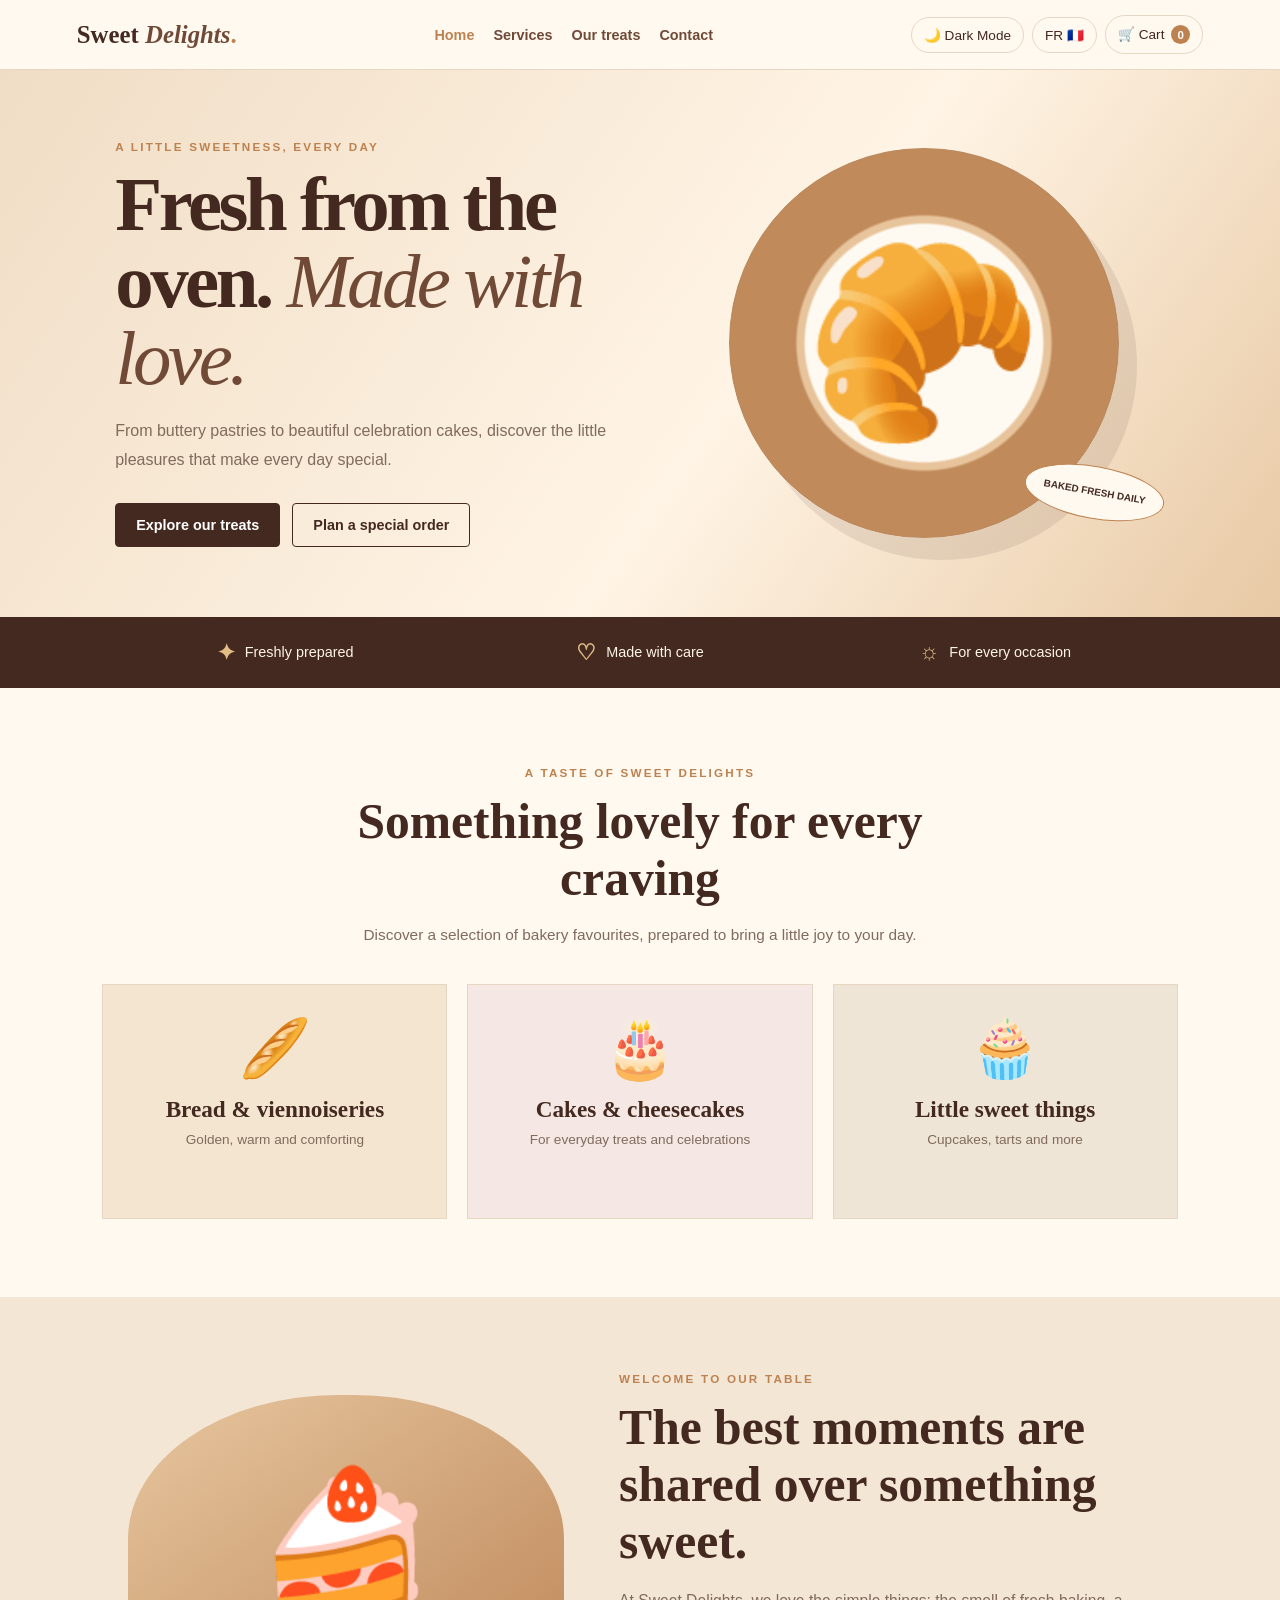
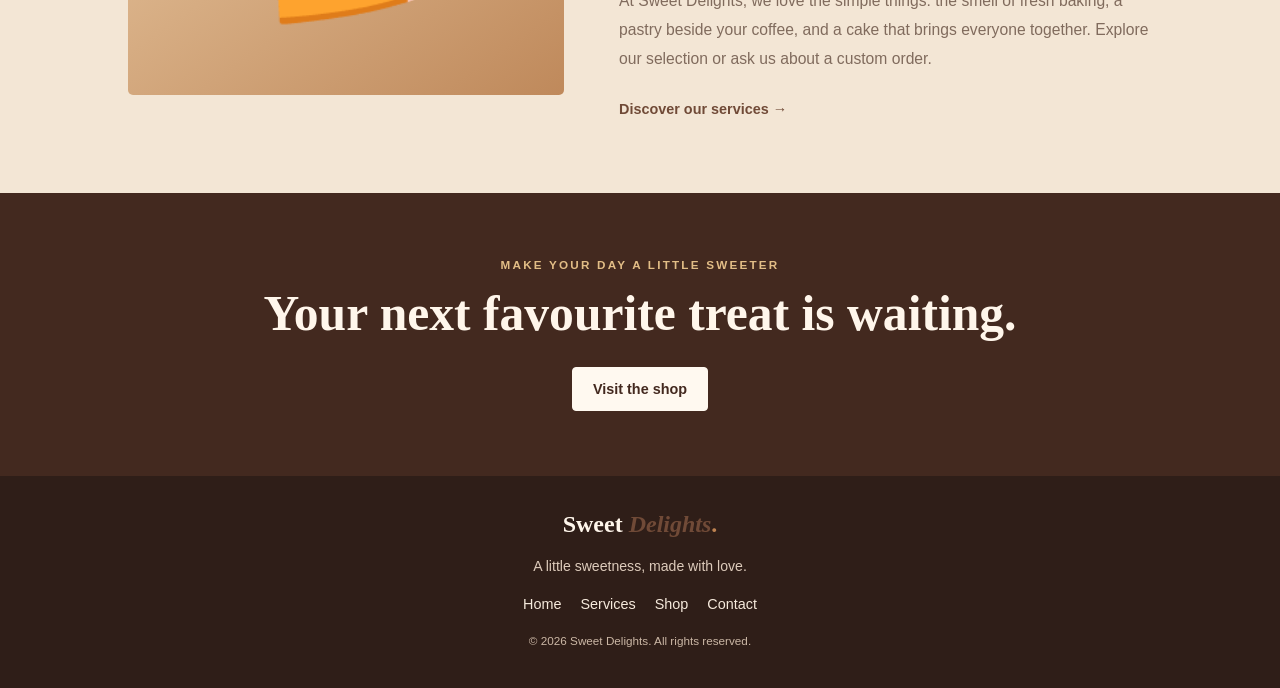
<file: html-css-javascript-website/index (1).html>
<!DOCTYPE html>
<html lang="en">
<head>
    <meta charset="UTF-8">
    <meta name="viewport" content="width=device-width, initial-scale=1.0">
    <meta name="description" content="Sweet Delights bakery: freshly prepared pastries, cakes and sweet treats.">
    <title>Sweet Delights | Bakery & Patisserie</title>
    <link rel="stylesheet" href="bakery.css">
</head>
<body>
<header class="site-header">
    <a class="brand" href="index.html">Sweet <span>Delights</span><b>.</b></a>
    <nav class="main-nav" aria-label="Main navigation">
        <a href="index.html" aria-current="page" data-en="Home" data-fr="Accueil">Home</a>
        <a href="service.html" data-en="Services" data-fr="Services">Services</a>
        <a href="sales.html" data-en="Our treats" data-fr="Nos douceurs">Our treats</a>
        <a href="contact.html" data-en="Contact" data-fr="Contact">Contact</a>
    </nav>
    <div class="header-tools">
        <button id="theme-toggle" class="tool-button" type="button" aria-label="Toggle dark mode">🌙</button>
        <button id="language-toggle" class="tool-button" type="button">FR 🇫🇷</button>
        <a class="cart-link" href="panier.html">🛒 <span data-en="Cart" data-fr="Panier">Cart</span> <b id="cart-count">0</b></a>
    </div>
</header>

<main>
    <section class="home-hero">
        <div class="hero-copy">
            <p class="eyebrow" data-en="A little sweetness, every day" data-fr="Un peu de douceur, chaque jour">A little sweetness, every day</p>
            <h1 data-en="Fresh from the oven. Made with love." data-fr="Tout juste sorti du four. Fait avec amour.">Fresh from the oven. <em>Made with love.</em></h1>
            <p data-en="From buttery pastries to beautiful celebration cakes, discover the little pleasures that make every day special."
               data-fr="Des viennoiseries pur beurre aux beaux gâteaux de fête, découvrez les petits plaisirs qui rendent chaque jour spécial.">
                From buttery pastries to beautiful celebration cakes, discover the little pleasures that make every day special.
            </p>
            <div class="hero-actions">
                <a class="button button-dark" href="sales.html" data-en="Explore our treats" data-fr="Découvrir nos douceurs">Explore our treats</a>
                <a class="button button-outline" href="service.html" data-en="Plan a special order" data-fr="Préparer une commande spéciale">Plan a special order</a>
            </div>
        </div>
        <div class="hero-visual" role="img" aria-label="Freshly baked croissants and pastries">
            <div class="hero-plate">🥐</div>
            <span class="hero-note" data-en="BAKED FRESH DAILY" data-fr="FRAÎCHEUR QUOTIDIENNE">BAKED FRESH DAILY</span>
        </div>
    </section>

    <section class="promise-row" aria-label="Our bakery promises">
        <div><strong>✦</strong><span data-en="Freshly prepared" data-fr="Préparé avec fraîcheur">Freshly prepared</span></div>
        <div><strong>♡</strong><span data-en="Made with care" data-fr="Fait avec soin">Made with care</span></div>
        <div><strong>☼</strong><span data-en="For every occasion" data-fr="Pour chaque occasion">For every occasion</span></div>
    </section>

    <section class="content-section">
        <div class="section-title">
            <p class="eyebrow" data-en="A taste of Sweet Delights" data-fr="Un avant-goût de Sweet Delights">A taste of Sweet Delights</p>
            <h2 data-en="Something lovely for every craving" data-fr="Une gourmandise pour chaque envie">Something lovely for every craving</h2>
            <p data-en="Discover a selection of bakery favourites, prepared to bring a little joy to your day."
               data-fr="Découvrez une sélection de nos incontournables, préparés pour apporter un peu de bonheur à votre journée.">
                Discover a selection of bakery favourites, prepared to bring a little joy to your day.
            </p>
        </div>
        <div class="category-grid">
            <a class="category-tile tile-bread" href="sales.html#catalogue"><span>🥖</span><h3 data-en="Bread & viennoiseries" data-fr="Pains et viennoiseries">Bread & viennoiseries</h3><small data-en="Golden, warm and comforting" data-fr="Dorés, chauds et réconfortants">Golden, warm and comforting</small></a>
            <a class="category-tile tile-cakes" href="sales.html#catalogue"><span>🎂</span><h3 data-en="Cakes & cheesecakes" data-fr="Gâteaux et cheesecakes">Cakes & cheesecakes</h3><small data-en="For everyday treats and celebrations" data-fr="Pour les petites et grandes occasions">For everyday treats and celebrations</small></a>
            <a class="category-tile tile-sweets" href="sales.html#catalogue"><span>🧁</span><h3 data-en="Little sweet things" data-fr="Petites douceurs">Little sweet things</h3><small data-en="Cupcakes, tarts and more" data-fr="Cupcakes, tartes et bien plus">Cupcakes, tarts and more</small></a>
        </div>
    </section>

    <section class="story-section">
        <div class="story-illustration" aria-hidden="true">🍰</div>
        <div class="story-copy">
            <p class="eyebrow" data-en="Welcome to our table" data-fr="Bienvenue à notre table">Welcome to our table</p>
            <h2 data-en="The best moments are shared over something sweet." data-fr="Les plus beaux moments se partagent autour d'une douceur.">The best moments are shared over something sweet.</h2>
            <p data-en="At Sweet Delights, we love the simple things: the smell of fresh baking, a pastry beside your coffee, and a cake that brings everyone together. Explore our selection or ask us about a custom order."
               data-fr="Chez Sweet Delights, nous aimons les choses simples : l'odeur des pâtisseries fraîches, une viennoiserie avec votre café et un gâteau qui rassemble tout le monde. Découvrez notre sélection ou contactez-nous pour une création personnalisée.">
                At Sweet Delights, we love the simple things: the smell of fresh baking, a pastry beside your coffee, and a cake that brings everyone together. Explore our selection or ask us about a custom order.
            </p>
            <a class="text-link" href="service.html" data-en="Discover our services →" data-fr="Découvrir nos services →">Discover our services →</a>
        </div>
    </section>

    <section class="closing-cta">
        <p class="eyebrow" data-en="Make your day a little sweeter" data-fr="Rendez votre journée plus douce">Make your day a little sweeter</p>
        <h2 data-en="Your next favourite treat is waiting." data-fr="Votre prochaine douceur préférée vous attend.">Your next favourite treat is waiting.</h2>
        <a class="button button-light" href="sales.html" data-en="Visit the shop" data-fr="Visiter la boutique">Visit the shop</a>
    </section>
</main>

<footer class="site-footer">
    <a class="brand brand-footer" href="index.html">Sweet <span>Delights</span><b>.</b></a>
    <p data-en="A little sweetness, made with love." data-fr="Un peu de douceur, fait avec amour.">A little sweetness, made with love.</p>
    <div class="footer-nav"><a href="index.html">Home</a><a href="service.html">Services</a><a href="sales.html">Shop</a><a href="contact.html">Contact</a></div>
    <small>© 2026 Sweet Delights. <span data-en="All rights reserved." data-fr="Tous droits réservés.">All rights reserved.</span></small>
</footer>

<script src="theme.js"></script>
<script src="language.js"></script>
<script>
(() => {
    const badge = document.getElementById("cart-count");
    try {
        const cart = JSON.parse(localStorage.getItem("panier")) || [];
        badge.textContent = cart.reduce((sum, item) => sum + (Number(item.quantity) || 1), 0);
    } catch {
        badge.textContent = "0";
    }
})();
</script>
</body>
</html>
</file>
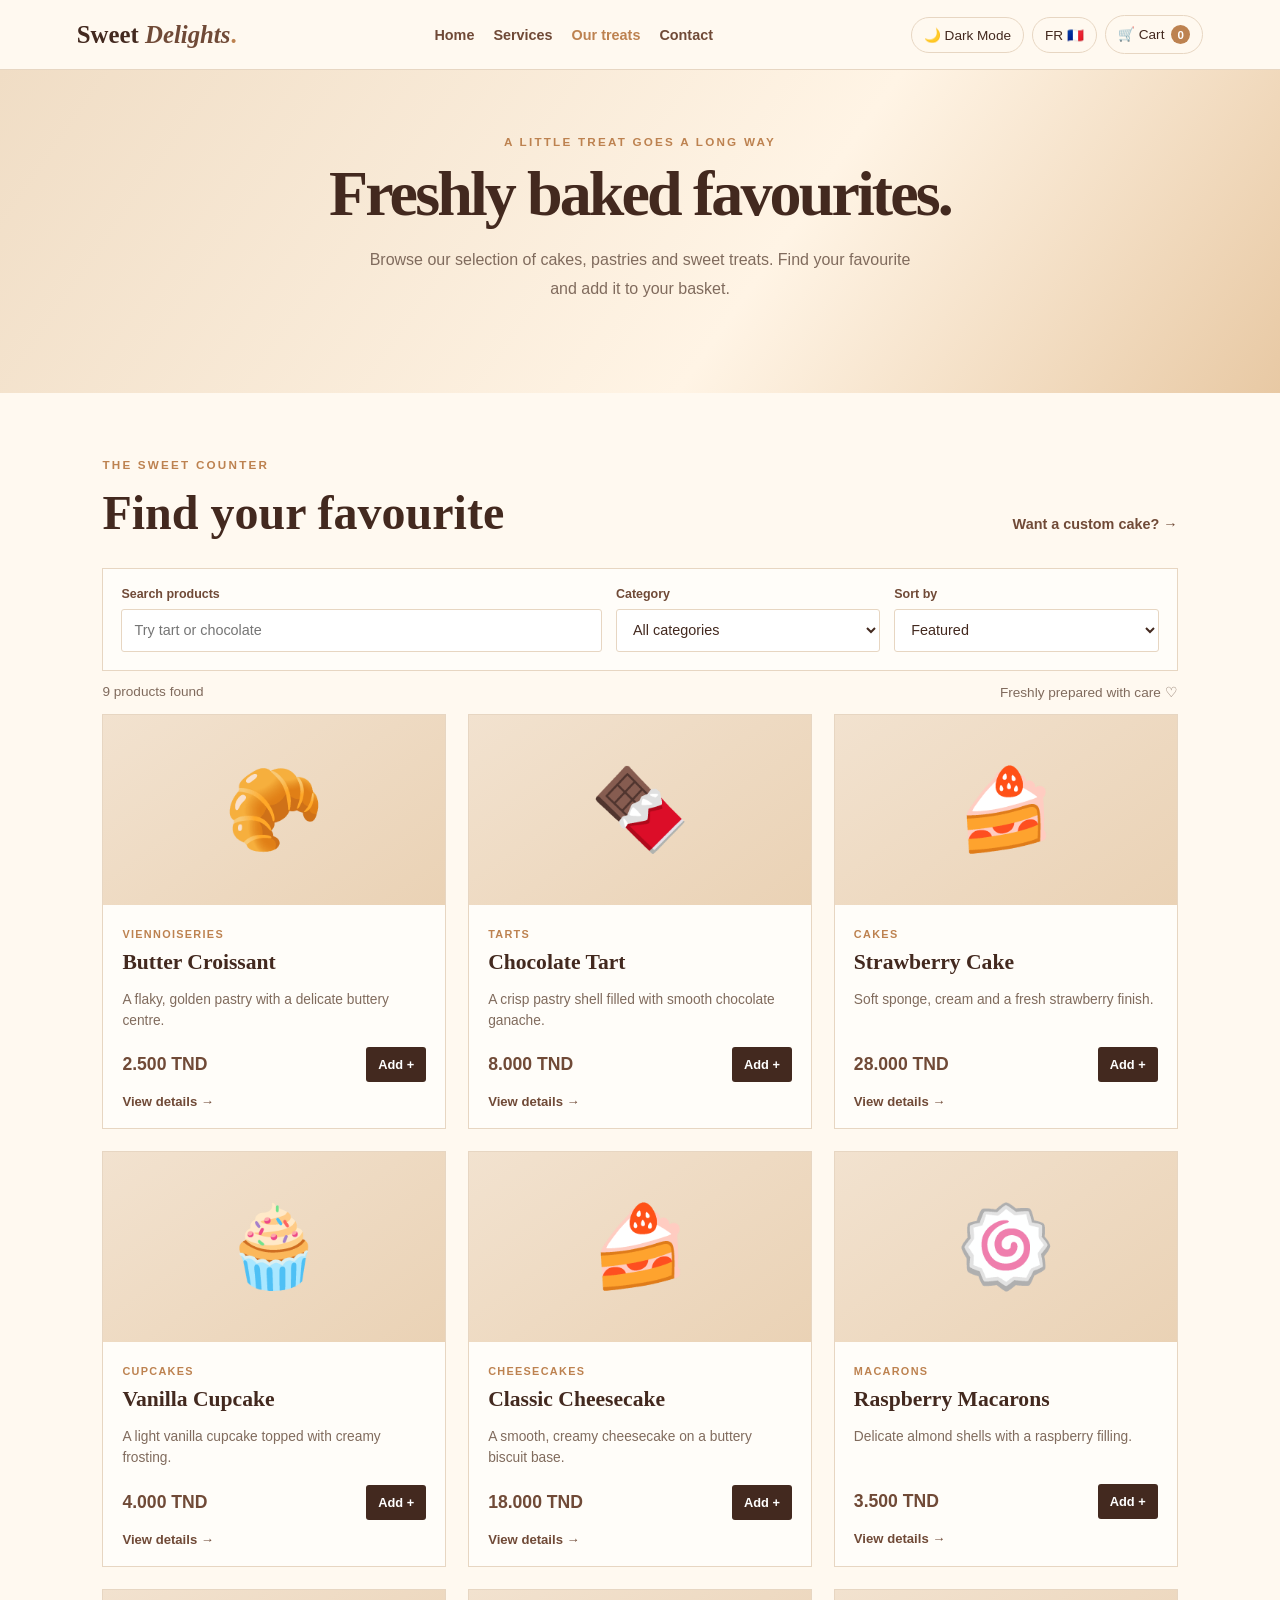
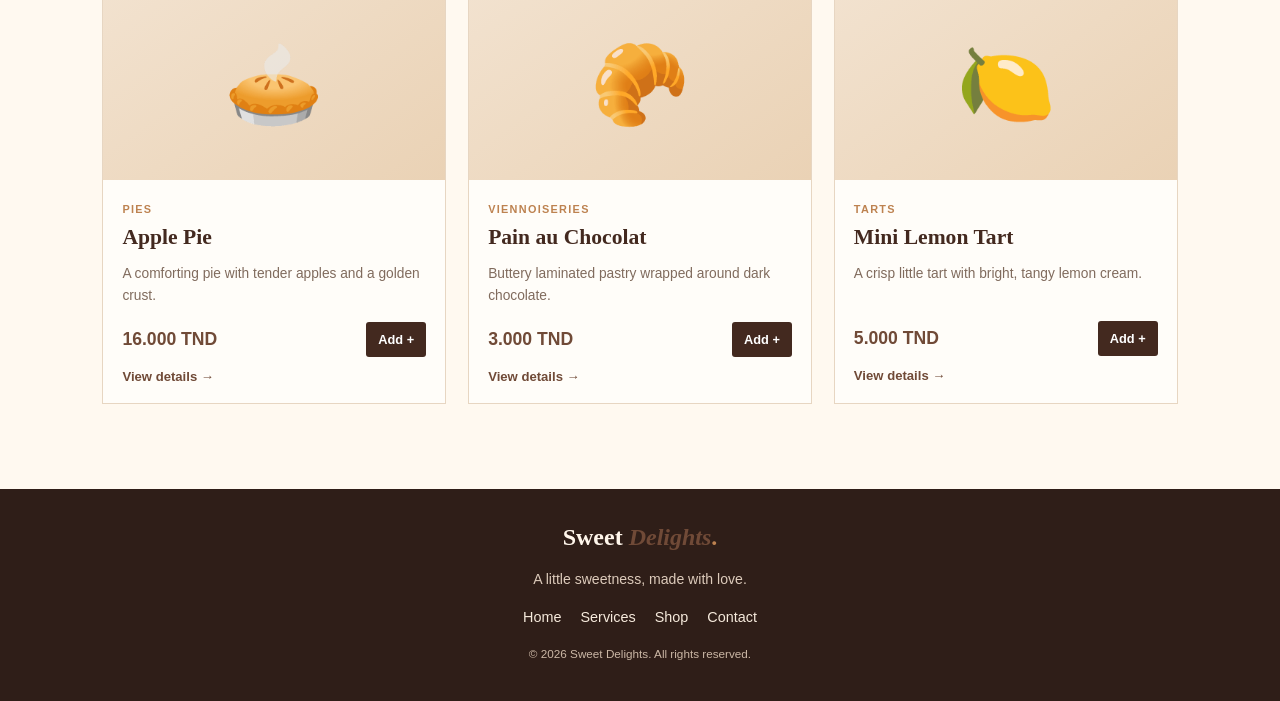
<file: html-css-javascript-website/sales.html>
<!DOCTYPE html>
<html lang="en">
<head>
    <meta charset="UTF-8">
    <meta name="viewport" content="width=device-width, initial-scale=1.0">
    <meta name="description" content="Shop Sweet Delights cakes, pastries, tarts, cupcakes and macarons.">
    <title>Our Treats | Sweet Delights</title>
    <link rel="stylesheet" href="bakery.css">
</head>
<body>

<header class="site-header">
    <a class="brand" href="index.html">Sweet <span>Delights</span><b>.</b></a>

    <nav class="main-nav" aria-label="Main navigation">
        <a href="index.html">Home</a>
        <a href="service.html">Services</a>
        <a href="sales.html" aria-current="page">Our treats</a>
        <a href="contact.html">Contact</a>
    </nav>

    <div class="header-tools">
        <button id="theme-toggle" class="tool-button" type="button">🌙</button>
        <button id="language-toggle" class="tool-button" type="button">FR 🇫🇷</button>
        <a class="cart-link" href="panier.html">
            🛒 Cart <b id="cart-count">0</b>
        </a>
    </div>
</header>

<main>
    <section class="page-hero shop-hero">
        <p class="eyebrow">A LITTLE TREAT GOES A LONG WAY</p>
        <h1>Freshly baked favourites.</h1>
        <p>
            Browse our selection of cakes, pastries and sweet treats.
            Find your favourite and add it to your basket.
        </p>
    </section>

    <section class="catalogue-section" id="catalogue">
        <div class="catalogue-heading">
            <div>
                <p class="eyebrow">THE SWEET COUNTER</p>
                <h2>Find your favourite</h2>
            </div>
            <a class="custom-order-link" href="service.html">
                Want a custom cake? →
            </a>
        </div>

        <div class="shop-controls">
            <label class="search-label">
                <span>Search products</span>
                <input
                    id="searchInput"
                    type="search"
                    placeholder="Try tart or chocolate"
                    aria-label="Search products">
            </label>

            <label>
                <span>Category</span>
                <select id="categoryFilter" aria-label="Filter by category">
                    <option value="all">All categories</option>
                    <option value="pies">Pies</option>
                    <option value="cakes">Cakes</option>
                    <option value="tarts">Tarts</option>
                    <option value="cupcakes">Cupcakes</option>
                    <option value="cheesecakes">Cheesecakes</option>
                    <option value="macarons">Macarons</option>
                    <option value="viennoiseries">Viennoiseries</option>
                </select>
            </label>

            <label>
                <span>Sort by</span>
                <select id="sortProducts" aria-label="Sort products">
                    <option value="default">Featured</option>
                    <option value="price-low">Price: low to high</option>
                    <option value="price-high">Price: high to low</option>
                    <option value="name">Name: A to Z</option>
                </select>
            </label>
        </div>

        <div class="results-line">
            <p id="resultsCount">Products</p>
            <p>Freshly prepared with care ♡</p>
        </div>

        <div class="products-grid" id="productsContainer"></div>

        <p id="noResults" hidden>
            No products found. Try another search or category.
        </p>
    </section>
</main>

<!-- Product details modal -->
<div class="product-modal" id="productModal" aria-hidden="true">
    <div class="modal-backdrop" data-close-modal></div>

    <div class="modal-panel" role="dialog" aria-modal="true"
         aria-labelledby="modalName">

        <button class="modal-close" id="closeModal"
                type="button" aria-label="Close">×</button>

        <div class="modal-product-visual" id="modalVisual">🍰</div>

        <div class="modal-product-info">
            <p class="eyebrow" id="modalCategory"></p>
            <h2 id="modalName"></h2>
            <p id="modalDescription"></p>
            <strong class="modal-price" id="modalPrice"></strong>
            <button class="button button-dark" id="modalAddToCart"
                    type="button">
                Add to basket
            </button>
        </div>

        <div class="related-section">
            <h3>You may also like</h3>
            <div class="related-grid" id="relatedProducts"></div>
        </div>
    </div>
</div>

<footer class="site-footer">
    <a class="brand brand-footer" href="index.html">
        Sweet <span>Delights</span><b>.</b>
    </a>
    <p>A little sweetness, made with love.</p>
    <div class="footer-nav">
        <a href="index.html">Home</a>
        <a href="service.html">Services</a>
        <a href="sales.html">Shop</a>
        <a href="contact.html">Contact</a>
    </div>
    <small>© 2026 Sweet Delights. All rights reserved.</small>
</footer>

<script src="theme.js"></script>
<script src="language.js"></script>
<script src="sales.js"></script>
</body>
</html>
</file>
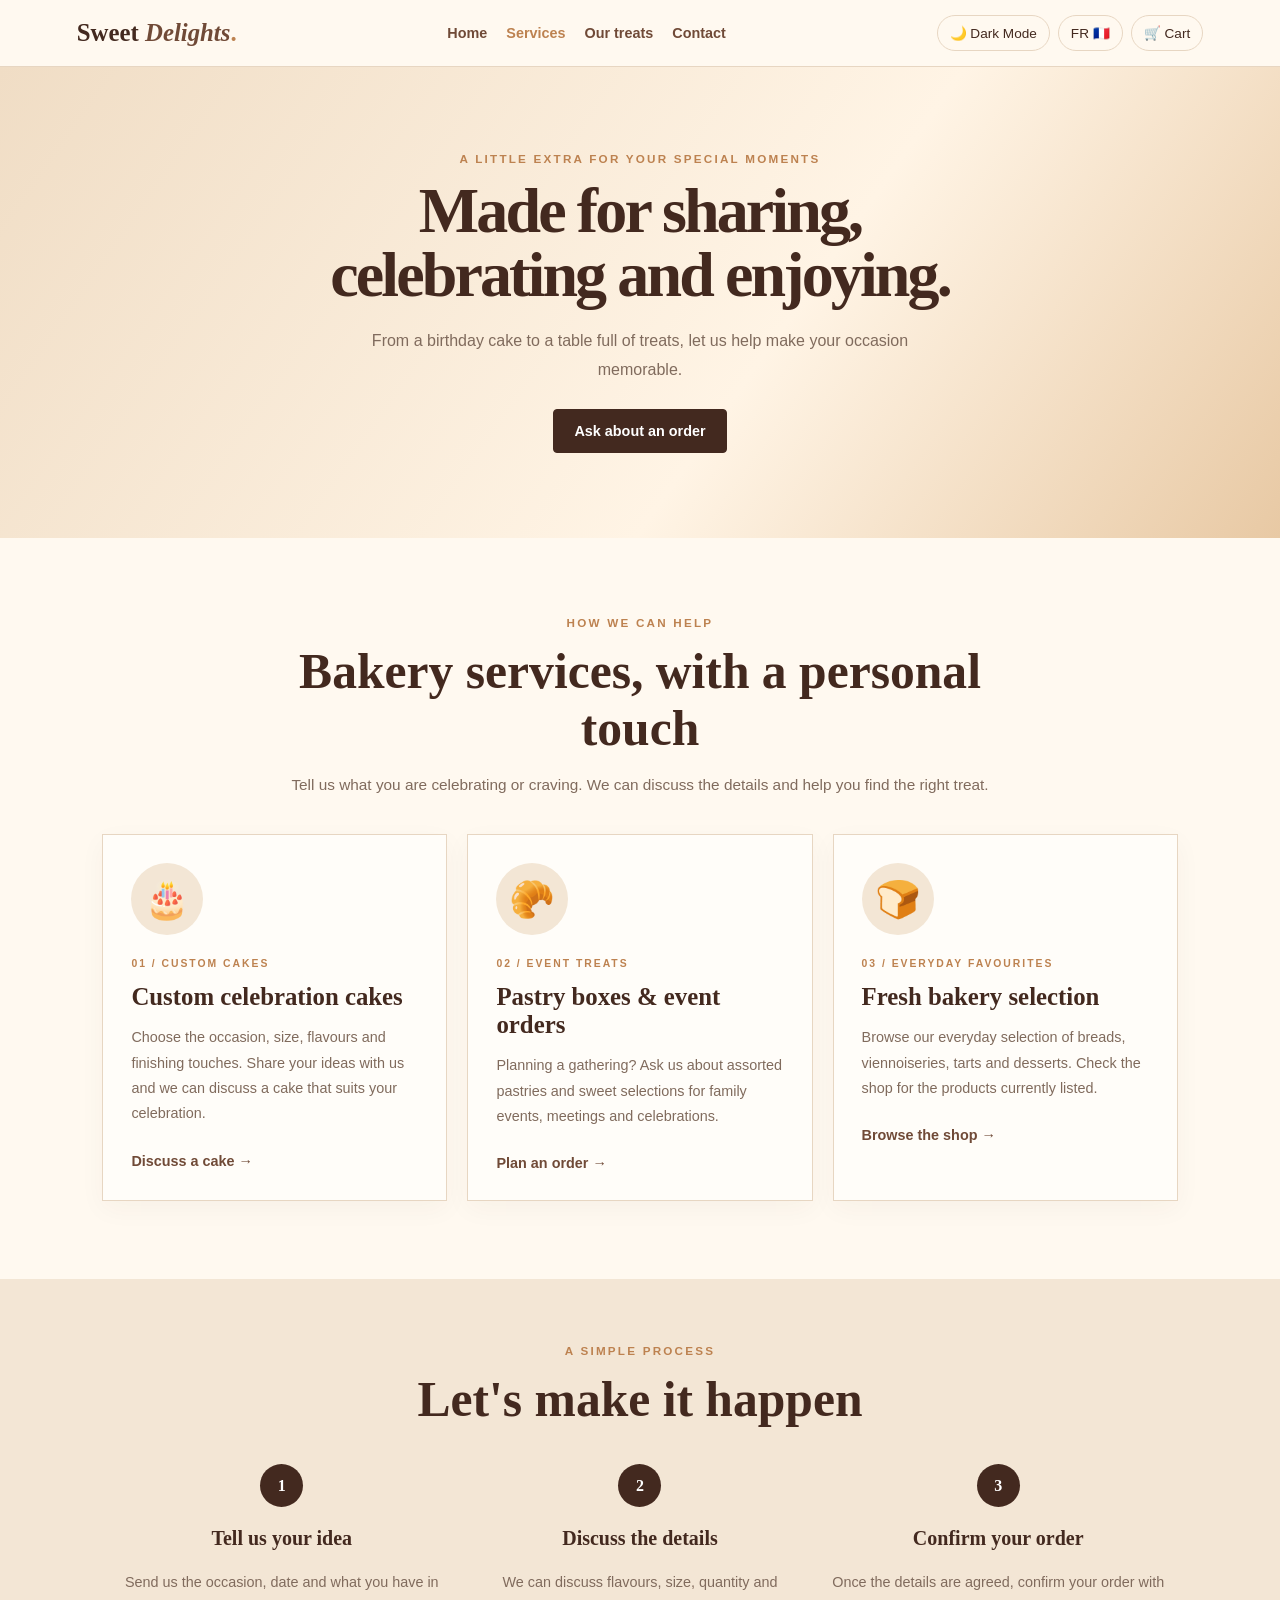
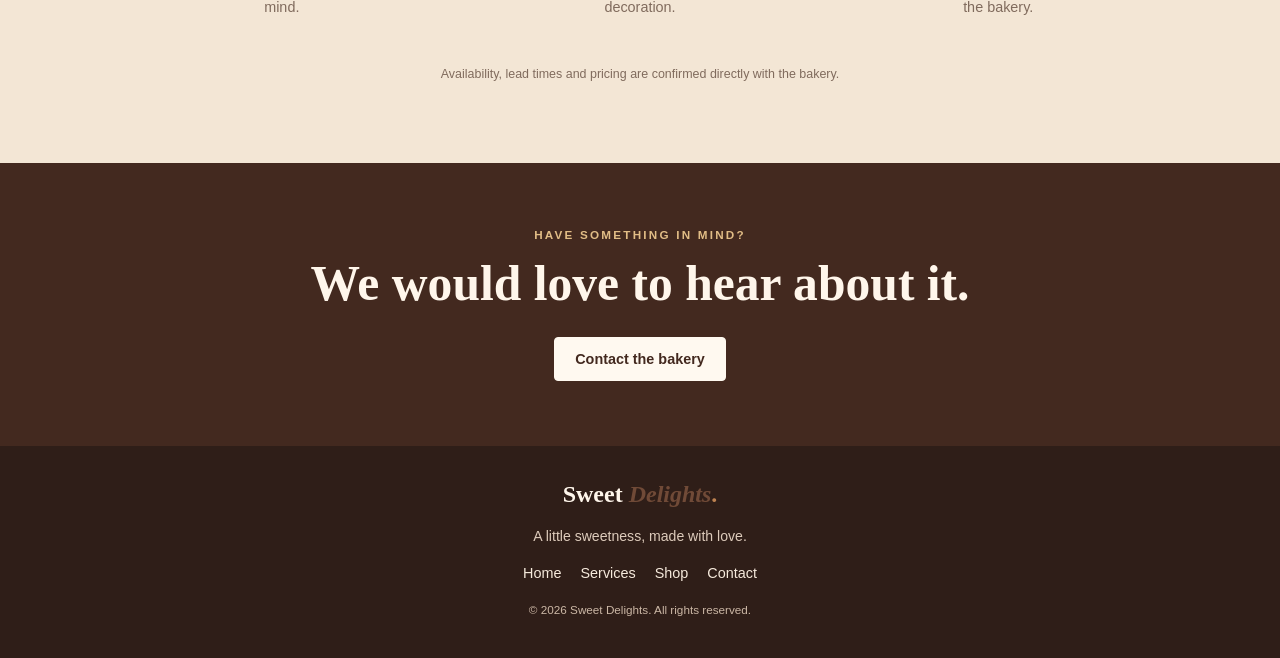
<file: html-css-javascript-website/service.html>
<!DOCTYPE html>
<html lang="en">
<head>
    <meta charset="UTF-8">
    <meta name="viewport" content="width=device-width, initial-scale=1.0">
    <meta name="description" content="Explore Sweet Delights bakery services, from custom cakes to event pastry orders.">
    <title>Our Services | Sweet Delights</title>
    <link rel="stylesheet" href="bakery.css">
</head>
<body>
<header class="site-header">
    <a class="brand" href="index.html">Sweet <span>Delights</span><b>.</b></a>

    <nav class="main-nav" aria-label="Main navigation">
        <a href="index.html" data-en="Home" data-fr="Accueil">Home</a>
        <a href="service.html" aria-current="page" data-en="Services" data-fr="Services">Services</a>
        <a href="sales.html" data-en="Our treats" data-fr="Nos douceurs">Our treats</a>
        <a href="contact.html" data-en="Contact" data-fr="Contact">Contact</a>
    </nav>

    <div class="header-tools">
        <button id="theme-toggle" class="tool-button" type="button">🌙</button>
        <button id="language-toggle" class="tool-button" type="button">FR 🇫🇷</button>
        <a class="cart-link" href="panier.html">🛒 Cart</a>
    </div>
</header>

<main>
    <section class="page-hero service-hero">
        <p class="eyebrow" data-en="A little extra for your special moments" data-fr="Une attention en plus pour vos moments précieux">
            A little extra for your special moments
        </p>

        <h1 data-en="Made for sharing, celebrating and enjoying."
            data-fr="Pour partager, célébrer et savourer.">
            Made for sharing, celebrating and enjoying.
        </h1>

        <p data-en="From a birthday cake to a table full of treats, let us help make your occasion memorable."
           data-fr="Du gâteau d'anniversaire à une table remplie de gourmandises, nous vous aidons à rendre votre événement inoubliable.">
            From a birthday cake to a table full of treats, let us help make your occasion memorable.
        </p>

        <a class="button button-dark" href="contact.html"
           data-en="Ask about an order" data-fr="Demander un devis">
            Ask about an order
        </a>
    </section>

    <section class="content-section">
        <div class="section-title">
            <p class="eyebrow">HOW WE CAN HELP</p>
            <h2>Bakery services, with a personal touch</h2>
            <p>Tell us what you are celebrating or craving. We can discuss the details and help you find the right treat.</p>
        </div>

        <div class="service-grid">
            <article class="service-card">
                <div class="service-icon">🎂</div>
                <p class="eyebrow">01 / CUSTOM CAKES</p>
                <h2>Custom celebration cakes</h2>
                <p>
                    Choose the occasion, size, flavours and finishing touches.
                    Share your ideas with us and we can discuss a cake that
                    suits your celebration.
                </p>
                <a href="contact.html" class="text-link">Discuss a cake →</a>
            </article>

            <article class="service-card">
                <div class="service-icon">🥐</div>
                <p class="eyebrow">02 / EVENT TREATS</p>
                <h2>Pastry boxes & event orders</h2>
                <p>
                    Planning a gathering? Ask us about assorted pastries and
                    sweet selections for family events, meetings and celebrations.
                </p>
                <a href="contact.html" class="text-link">Plan an order →</a>
            </article>

            <article class="service-card">
                <div class="service-icon">🍞</div>
                <p class="eyebrow">03 / EVERYDAY FAVOURITES</p>
                <h2>Fresh bakery selection</h2>
                <p>
                    Browse our everyday selection of breads, viennoiseries,
                    tarts and desserts. Check the shop for the products currently listed.
                </p>
                <a href="sales.html" class="text-link">Browse the shop →</a>
            </article>
        </div>
    </section>

    <section class="order-steps">
        <div class="section-title">
            <p class="eyebrow">A SIMPLE PROCESS</p>
            <h2>Let's make it happen</h2>
        </div>

        <div class="steps-grid">
            <div>
                <b>1</b>
                <h3>Tell us your idea</h3>
                <p>Send us the occasion, date and what you have in mind.</p>
            </div>

            <div>
                <b>2</b>
                <h3>Discuss the details</h3>
                <p>We can discuss flavours, size, quantity and decoration.</p>
            </div>

            <div>
                <b>3</b>
                <h3>Confirm your order</h3>
                <p>Once the details are agreed, confirm your order with the bakery.</p>
            </div>
        </div>

        <p class="fine-print">
            Availability, lead times and pricing are confirmed directly with the bakery.
        </p>
    </section>

    <section class="closing-cta">
        <p class="eyebrow">HAVE SOMETHING IN MIND?</p>
        <h2>We would love to hear about it.</h2>
        <a class="button button-light" href="contact.html">Contact the bakery</a>
    </section>
</main>

<footer class="site-footer">
    <a class="brand brand-footer" href="index.html">Sweet <span>Delights</span><b>.</b></a>
    <p>A little sweetness, made with love.</p>
    <div class="footer-nav">
        <a href="index.html">Home</a>
        <a href="service.html">Services</a>
        <a href="sales.html">Shop</a>
        <a href="contact.html">Contact</a>
    </div>
    <small>© 2026 Sweet Delights. All rights reserved.</small>
</footer>

<script src="theme.js"></script>
<script src="language.js"></script>
</body>
</html>
</file>
<file: html-css-javascript-website/bakery.css>
/* Sweet Delights shared bakery theme */

:root {
    --cream: #fff9f0;
    --paper: #f3e6d5;
    --white: #fffdf9;
    --brown: #43291f;
    --cocoa: #704a37;
    --muted: #806b5d;
    --caramel: #bd8250;
    --gold: #e2bd86;
    --line: #e7d6c2;
    --shadow: 0 14px 35px rgba(67, 41, 31, .09);
}

* {
    box-sizing: border-box;
}

html {
    scroll-behavior: smooth;
}

body {
    margin: 0;
    background: var(--cream);
    color: var(--brown);
    font-family: Georgia, "Times New Roman", serif;
}

a {
    color: inherit;
}

button, input, select {
    font: inherit;
}

/* HEADER */

.site-header {
    position: sticky;
    top: 0;
    z-index: 30;
    display: flex;
    align-items: center;
    justify-content: space-between;
    gap: 22px;
    padding: 15px 6%;
    background: rgba(255,249,240,.97);
    border-bottom: 1px solid var(--line);
    backdrop-filter: blur(12px);
}

.brand {
    color: var(--brown);
    font-size: 1.55rem;
    font-weight: bold;
    text-decoration: none;
    white-space: nowrap;
}

.brand span {
    color: var(--cocoa);
    font-style: italic;
}

.brand b {
    color: var(--caramel);
}

.main-nav,
.header-tools,
.footer-nav {
    display: flex;
    align-items: center;
    justify-content: center;
    flex-wrap: wrap;
    gap: 19px;
}

.main-nav a,
.footer-nav a {
    color: var(--cocoa);
    text-decoration: none;
    font: 600 .9rem Arial, sans-serif;
}

.main-nav a:hover,
.main-nav a[aria-current="page"],
.footer-nav a:hover {
    color: var(--caramel);
}

.header-tools {
    gap: 8px;
}

.tool-button,
.cart-link {
    padding: 9px 12px;
    border: 1px solid var(--line);
    border-radius: 30px;
    background: transparent;
    color: var(--brown);
    text-decoration: none;
    cursor: pointer;
    font: .85rem Arial, sans-serif;
}

.cart-link b {
    display: inline-grid;
    place-items: center;
    min-width: 19px;
    height: 19px;
    margin-left: 3px;
    border-radius: 50%;
    background: var(--caramel);
    color: white;
    font-size: .72rem;
}

/* HOMEPAGE HERO */

.home-hero {
    display: grid;
    grid-template-columns: 1.05fr .95fr;
    align-items: center;
    gap: 35px;
    min-height: 540px;
    padding: 70px 9%;
    background: linear-gradient(125deg,#f0ddc5,#fff4e5 58%,#e8c9a4);
    overflow: hidden;
}

.eyebrow {
    margin: 0 0 14px;
    color: var(--caramel);
    font: bold .73rem Arial, sans-serif;
    letter-spacing: .19em;
    text-transform: uppercase;
}

.hero-copy h1,
.page-hero h1 {
    max-width: 720px;
    margin: 0 0 20px;
    font-size: clamp(2.8rem,6vw,5.2rem);
    line-height: 1;
    letter-spacing: -.045em;
}

.hero-copy h1 em {
    color: var(--cocoa);
    font-weight: normal;
}

.hero-copy > p:not(.eyebrow),
.page-hero > p:not(.eyebrow) {
    max-width: 570px;
    color: var(--muted);
    font: 1rem/1.8 Arial, sans-serif;
}

.hero-actions {
    display: flex;
    flex-wrap: wrap;
    gap: 12px;
    margin-top: 28px;
}

/* BUTTONS */

.button {
    display: inline-block;
    padding: 13px 20px;
    border: 1px solid var(--brown);
    border-radius: 4px;
    text-decoration: none;
    font: bold .9rem Arial, sans-serif;
    transition: .2s;
    cursor: pointer;
}

.button-dark {
    background: var(--brown);
    color: white;
}

.button-dark:hover {
    background: var(--cocoa);
}

.button-outline {
    color: var(--brown);
}

.button-outline:hover {
    background: rgba(255,255,255,.5);
}

.button-light {
    background: var(--cream);
    color: var(--brown);
    border-color: var(--cream);
}

/* HERO ILLUSTRATION */

.hero-visual {
    position: relative;
    display: grid;
    place-items: center;
    min-height: 350px;
}

.hero-plate {
    display: grid;
    place-items: center;
    width: min(100%,390px);
    aspect-ratio: 1;
    border: 1px solid #b88960;
    border-radius: 50%;
    background: radial-gradient(
        circle,
        #fffaf1 0 43%,
        #e7c49c 44% 46%,
        #c18a5a 47% 100%
    );
    box-shadow: 18px 22px 0 rgba(67,41,31,.1);
    font-size: clamp(8rem,16vw,12rem);
}

.hero-note {
    position: absolute;
    right: 0;
    bottom: 20px;
    padding: 18px;
    border: 1px solid var(--caramel);
    border-radius: 50%;
    background: var(--cream);
    font: bold .62rem/1.5 Arial, sans-serif;
    text-align: center;
    transform: rotate(10deg);
}

/* PROMISES */

.promise-row {
    display: grid;
    grid-template-columns: repeat(3,1fr);
    gap: 15px;
    padding: 22px 9%;
    background: var(--brown);
    color: #fff4e8;
    text-align: center;
    font: .9rem Arial, sans-serif;
}

.promise-row div {
    display: flex;
    justify-content: center;
    align-items: center;
    gap: 10px;
}

.promise-row strong {
    color: var(--gold);
    font-size: 1.4rem;
}

/* GENERAL CONTENT */

.content-section {
    padding: 78px 8%;
}

.section-title {
    max-width: 700px;
    margin: 0 auto 36px;
    text-align: center;
}

.section-title h2,
.story-copy h2,
.closing-cta h2 {
    margin: 0 0 13px;
    font-size: clamp(2rem,4vw,3.1rem);
}

.section-title > p:last-child {
    color: var(--muted);
    font: .96rem/1.7 Arial, sans-serif;
}

/* CATEGORY CARDS */

.category-grid {
    display: grid;
    grid-template-columns: repeat(3,1fr);
    gap: 20px;
}

.category-tile {
    min-height: 235px;
    padding: 30px 22px;
    border: 1px solid var(--line);
    text-align: center;
    text-decoration: none;
    transition: transform .2s, box-shadow .2s;
}

.category-tile:hover {
    transform: translateY(-5px);
    box-shadow: var(--shadow);
}

.tile-bread {
    background: #f4e5d1;
}

.tile-cakes {
    background: #f5e8e4;
}

.tile-sweets {
    background: #eee5d7;
}

.category-tile span {
    font-size: 3.6rem;
}

.category-tile h3 {
    margin: 14px 0 7px;
    font-size: 1.45rem;
}

.category-tile small {
    color: var(--muted);
    font: .85rem Arial, sans-serif;
}

/* STORY SECTION */

.story-section {
    display: grid;
    grid-template-columns: .9fr 1.1fr;
    align-items: center;
    gap: 55px;
    padding: 75px 10%;
    background: var(--paper);
}

.story-illustration {
    display: grid;
    place-items: center;
    min-height: 300px;
    border-radius: 48% 48% 5px 5px;
    background: linear-gradient(145deg,#e7c69f,#bf895b);
    font-size: 9rem;
}

.story-copy p:not(.eyebrow) {
    color: var(--muted);
    font: .98rem/1.85 Arial, sans-serif;
}

/* LINKS */

.text-link,
.custom-order-link {
    display: inline-block;
    margin-top: 12px;
    color: var(--cocoa);
    font: bold .9rem Arial, sans-serif;
    text-decoration: none;
}

.text-link:hover,
.custom-order-link:hover {
    color: var(--caramel);
}

/* CALL TO ACTION */

.closing-cta {
    padding: 65px 8%;
    background: var(--brown);
    color: #fff6eb;
    text-align: center;
}

.closing-cta .eyebrow {
    color: var(--gold);
}

.closing-cta h2 {
    max-width: 760px;
    margin: 0 auto 25px;
}

/* FOOTER */

.site-footer {
    padding: 35px 8%;
    background: #2f1e18;
    color: #f6eadc;
    text-align: center;
    font: .88rem/1.8 Arial, sans-serif;
}

.brand-footer {
    display: inline-block;
    color: #fff6eb;
    font: bold 1.5rem Georgia, serif;
}

.site-footer p {
    color: #ddcbbb;
}

.footer-nav {
    margin: 16px 0;
}

.footer-nav a {
    color: #f6eadc;
    font-weight: normal;
}

.site-footer small {
    color: #cbb7a5;
}

/* SERVICES PAGE */

.page-hero {
    padding: 75px 9%;
    background: linear-gradient(125deg,#f0ddc5,#fff4e5 60%,#e8c9a4);
    text-align: center;
}

.page-hero h1 {
    margin-inline: auto;
    font-size: clamp(2.6rem,5vw,4.5rem);
}

.page-hero > p:not(.eyebrow) {
    margin: 0 auto 24px;
}

.service-hero {
    padding-block: 85px;
}

.service-grid {
    display: grid;
    grid-template-columns: repeat(3,1fr);
    gap: 20px;
}

.service-card {
    padding: 28px;
    border: 1px solid var(--line);
    background: var(--white);
    box-shadow: 0 8px 25px rgba(67,41,31,.04);
}

.service-icon {
    display: grid;
    place-items: center;
    width: 72px;
    height: 72px;
    border-radius: 50%;
    background: var(--paper);
    font-size: 2.3rem;
}

.service-card .eyebrow {
    margin-top: 23px;
    font-size: .65rem;
}

.service-card h2 {
    margin: 0 0 12px;
    font-size: 1.55rem;
}

.service-card > p:not(.eyebrow) {
    color: var(--muted);
    font: .9rem/1.75 Arial, sans-serif;
}

/* ORDER STEPS */

.order-steps {
    padding: 65px 9%;
    background: var(--paper);
}

.steps-grid {
    display: grid;
    grid-template-columns: repeat(3,1fr);
    gap: 25px;
    text-align: center;
}

.steps-grid b {
    display: inline-grid;
    place-items: center;
    width: 43px;
    height: 43px;
    border-radius: 50%;
    background: var(--brown);
    color: white;
}

.steps-grid h3 {
    font-size: 1.25rem;
}

.steps-grid p,
.fine-print {
    color: var(--muted);
    font: .9rem/1.7 Arial, sans-serif;
}

.fine-print {
    margin-top: 30px;
    text-align: center;
    font-size: .78rem;
}

/* SALES PAGE */

.shop-hero {
    padding-block: 65px;
}

.catalogue-section {
    padding: 65px 8% 85px;
}

.catalogue-heading {
    display: flex;
    align-items: end;
    justify-content: space-between;
    gap: 20px;
    margin-bottom: 28px;
}

.catalogue-heading h2 {
    margin: 0;
    font-size: clamp(2rem,4vw,3rem);
}

.catalogue-heading .custom-order-link {
    margin: 0 0 8px;
}

/* SEARCH AND FILTERS */

.shop-controls {
    display: grid;
    grid-template-columns: minmax(220px,1fr) minmax(150px,.55fr) minmax(150px,.55fr);
    gap: 14px;
    padding: 18px;
    border: 1px solid var(--line);
    background: var(--white);
}

.shop-controls label {
    display: flex;
    flex-direction: column;
    gap: 8px;
    color: var(--cocoa);
    font: bold .78rem Arial, sans-serif;
}

.shop-controls input,
.shop-controls select {
    width: 100%;
    min-height: 43px;
    padding: 10px 12px;
    border: 1px solid var(--line);
    border-radius: 3px;
    background: white;
    color: var(--brown);
    font: .9rem Arial, sans-serif;
}

.results-line {
    display: flex;
    justify-content: space-between;
    color: var(--muted);
    font: .85rem Arial, sans-serif;
}

/* PRODUCT CARDS */

.products-grid {
    display: grid;
    grid-template-columns: repeat(3,minmax(0,1fr));
    gap: 22px;
}

.product-card {
    overflow: hidden;
    border: 1px solid var(--line);
    background: var(--white);
    transition: transform .2s, box-shadow .2s;
}

.product-card:hover {
    transform: translateY(-4px);
    box-shadow: var(--shadow);
}

.product-art {
    display: grid;
    place-items: center;
    width: 100%;
    min-height: 190px;
    border: 0;
    background: linear-gradient(145deg,#f2e2cf,#ead2b5);
    font-size: 5rem;
    cursor: pointer;
}

.product-details {
    padding: 19px;
}

.product-category {
    color: var(--caramel);
    font: bold .68rem Arial, sans-serif;
    letter-spacing: .12em;
    text-transform: uppercase;
}

.product-details h3 {
    margin: 8px 0;
    font-size: 1.35rem;
}

.product-details p {
    min-height: 42px;
    color: var(--muted);
    font: .86rem/1.55 Arial, sans-serif;
}

.product-card-bottom {
    display: flex;
    align-items: center;
    justify-content: space-between;
    gap: 10px;
    margin-top: 16px;
}

.product-price,
.modal-price {
    color: var(--cocoa);
    font: bold 1.1rem Arial, sans-serif;
}

.product-card-bottom button {
    padding: 10px 12px;
    border: 0;
    border-radius: 3px;
    background: var(--brown);
    color: white;
    cursor: pointer;
    font: bold .8rem Arial, sans-serif;
}

.product-card-bottom button:hover {
    background: var(--cocoa);
}

.details-button {
    display: block;
    margin-top: 12px;
    padding: 0;
    border: 0;
    background: transparent;
    color: var(--cocoa);
    cursor: pointer;
    font: bold .82rem Arial, sans-serif;
}

/* PRODUCT MODAL */

.product-modal[aria-hidden="true"] {
    display: none;
}

.product-modal {
    position: fixed;
    inset: 0;
    z-index: 60;
    display: grid;
    place-items: center;
    padding: 20px;
}

.modal-backdrop {
    position: absolute;
    inset: 0;
    background: rgba(25,15,10,.65);
}

.modal-panel {
    position: relative;
    z-index: 1;
    display: grid;
    grid-template-columns: .8fr 1.2fr;
    gap: 22px;
    width: min(760px,100%);
    max-height: 90vh;
    overflow: auto;
    padding: 30px;
    background: var(--cream);
    box-shadow: var(--shadow);
}

.modal-close {
    position: absolute;
    top: 10px;
    right: 13px;
    border: 0;
    background: transparent;
    color: var(--brown);
    cursor: pointer;
    font-size: 2rem;
}

.modal-product-visual {
    display: grid;
    place-items: center;
    min-height: 230px;
    background: var(--paper);
    font-size: 6rem;
}

.modal-product-info {
    align-self: center;
    padding: 15px;
}

.modal-product-info h2 {
    margin: 5px 0 12px;
    font-size: 2rem;
}

.modal-product-info p:not(.eyebrow) {
    color: var(--muted);
    font: .92rem/1.7 Arial, sans-serif;
}

.modal-product-info .button {
    margin-top: 18px;
}

.related-section {
    grid-column: 1/-1;
    border-top: 1px solid var(--line);
    padding-top: 15px;
}

.related-section h3 {
    margin-bottom: 12px;
}

.related-grid {
    display: flex;
    flex-wrap: wrap;
    gap: 10px;
}

.related-item {
    padding: 9px 12px;
    border: 1px solid var(--line);
    background: var(--white);
    cursor: pointer;
}

[hidden] {
    display: none !important;
}

/* DARK MODE */

body.dark-mode,
body.dark-theme {
    --cream: #211a17;
    --paper: #30231d;
    --white: #2a211c;
    --brown: #f4e7d8;
    --cocoa: #e0b88d;
    --muted: #c6b2a0;
    --line: #594438;
    --caramel: #d4a06c;
    color: var(--brown);
    background: var(--cream);
}

body.dark-mode .site-header,
body.dark-theme .site-header {
    background: rgba(33,26,23,.97);
}

body.dark-mode .tool-button,
body.dark-theme .tool-button,
body.dark-mode .cart-link,
body.dark-theme .cart-link {
    color: var(--brown);
}

body.dark-mode .shop-controls input,
body.dark-mode .shop-controls select,
body.dark-theme .shop-controls input,
body.dark-theme .shop-controls select {
    background: #392c25;
    color: var(--brown);
    border-color: var(--line);
}

body.dark-mode .product-art,
body.dark-theme .product-art {
    background: linear-gradient(145deg,#453329,#5b4030);
}

body.dark-mode .closing-cta,
body.dark-theme .closing-cta {
    background: #17110e;
}

body.dark-mode .site-footer,
body.dark-theme .site-footer {
    background: #17110e;
}

/* RESPONSIVE DESIGN */

@media(max-width:900px) {
    .site-header {
        flex-wrap: wrap;
        justify-content: center;
    }

    .home-hero {
        grid-template-columns: 1fr;
        text-align: center;
    }

    .hero-copy > p:not(.eyebrow) {
        margin-inline: auto;
    }

    .hero-actions {
        justify-content: center;
    }

    .hero-visual {
        min-height: 280px;
    }

    .hero-plate {
        max-width: 290px;
    }

    .hero-note {
        right: 10%;
    }

    .story-section {
        grid-template-columns: 1fr;
    }

    .story-illustration {
        min-height: 240px;
    }

    .service-grid {
        grid-template-columns: 1fr 1fr;
    }
}

@media(max-width:650px) {
    .site-header {
        padding: 13px 4%;
    }

    .main-nav {
        gap: 12px;
    }

    .main-nav a {
        font-size: .8rem;
    }

    .promise-row {
        grid-template-columns: 1fr;
        gap: 12px;
    }

    .content-section,
    .catalogue-section {
        padding: 55px 6%;
    }

    .category-grid,
    .products-grid,
    .service-grid,
    .steps-grid {
        grid-template-columns: 1fr;
    }

    .catalogue-heading {
        align-items: flex-start;
        flex-direction: column;
    }

    .shop-controls {
        grid-template-columns: 1fr;
    }

    .modal-panel {
        grid-template-columns: 1fr;
        padding: 22px;
    }

    .related-section {
        grid-column: auto;
    }
}
</file>
